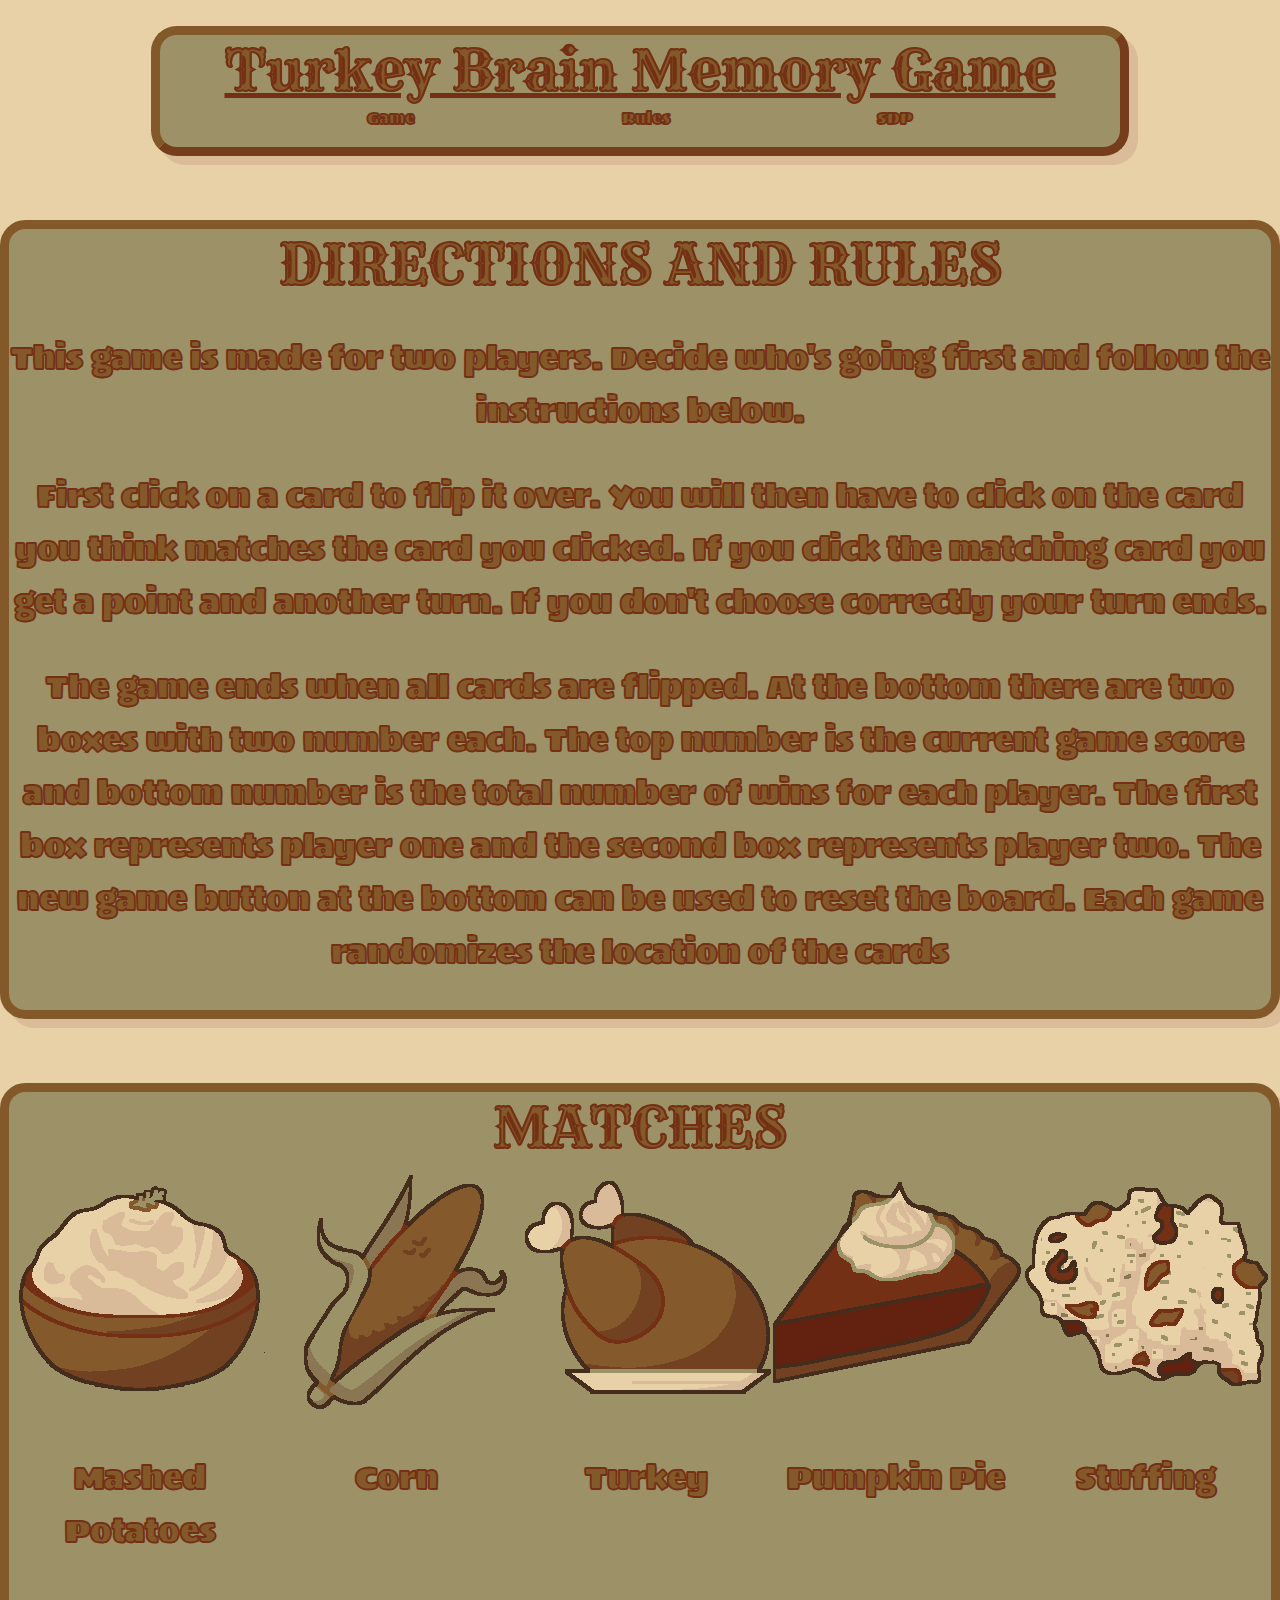
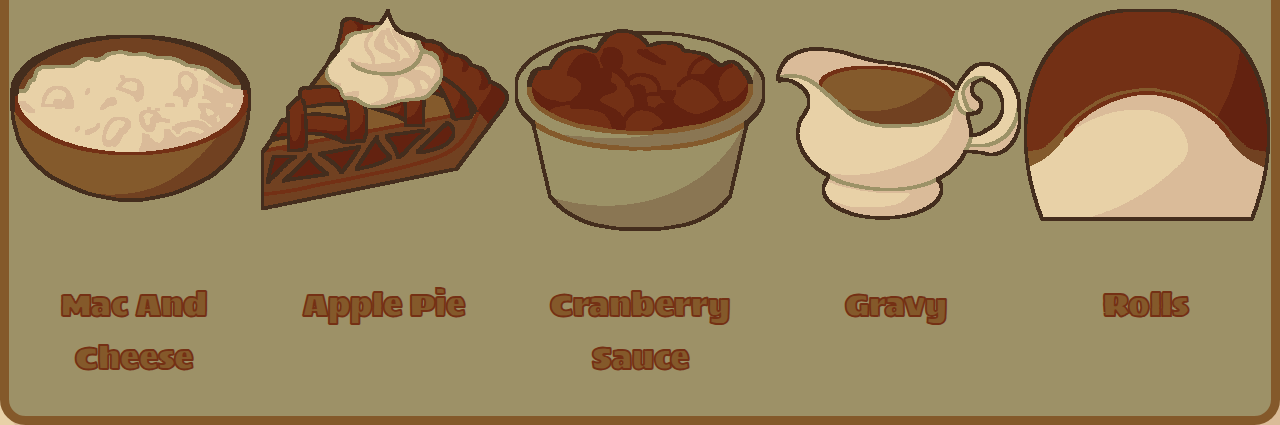
<file: pages/rules/rules.html>
<!DOCTYPE html>
<html>
  <head>
    <title>Turkey Brain Memory Game</title>
    <link rel="stylesheet" href="rules.css">
    <link rel="stylesheet" href="../common/common.css">
    <link rel="preconnect" href="https://fonts.googleapis.com">
    <link rel="preconnect" href="https://fonts.gstatic.com" crossorigin>
    <link href="https://fonts.googleapis.com/css2?family=Rye&family=Sigmar&display=swap" rel="stylesheet">
  </head>
  <body>
    <header>
      <div id="heading">
        <h1>Turkey Brain Memory Game</h1>
      </div>
      <nav>
        <a href="../../index.html">Game</a>
        <a href="rules.html">Rules</a>
        <a href="../SDP/U2_L13_SDP.html">SDP</a>
      </nav>
    </header>
    <main>
      <section>
        <h2>DIRECTIONS AND RULES</h2>
        <p>This game is made for two players. Decide who's going first and follow the instructions below.</p>
        <p>First click on a card to flip it over. You will then have to click on the card you think matches the card you clicked. If you click the matching card you get a point and another turn. If you don't choose correctly your turn ends.</p>
        <p>The game ends when all cards are flipped. At the bottom there are two boxes with two number each. The top number is the current game score and bottom number is the total number of wins for each player. The first box represents player one and the second box represents player two. The new game button at the bottom can be used to reset the board. Each game randomizes the location of the cards</p>
      </section>
      <section>
        <h2>MATCHES</h2>
        <div class="row">
            <div class="matchBox">
                <img src="../../resources/common/food1.png">
                <p>Mashed Potatoes</p>
            </div>
            <div class="matchBox">
                <img src="../../resources/common/food2.png">
                <p>Corn</p>
            </div>
            <div class="matchBox">
                <img src="../../resources/common/food3.png">
                <p>Turkey</p>
            </div>
            <div class="matchBox">
                <img src="../../resources/common/food4.png">
                <p>Pumpkin Pie</p>
            </div>
            <div class="matchBox">
                <img src="../../resources/common/food5.png">
                <p>Stuffing</p>
            </div>
        </div>
        <div class="row">
            <div class="matchBox">
                <img src="../../resources/common/food6.png">
                <p>Mac And Cheese</p>
            </div>
            <div class="matchBox">
                <img src="../../resources/common/food7.png">
                <p>Apple Pie</p>
            </div>
            <div class="matchBox">
                <img src="../../resources/common/food8.png">
                <p>Cranberry Sauce</p>
            </div>
            <div class="matchBox">
                <img src="../../resources/common/food9.png">
                <p>Gravy</p>
            </div>
            <div class="matchBox">
                <img src="../../resources/common/food10.png">
                <p>Rolls</p>
            </div>
        </div>
      </section>
    </main>
  </body>
</html>
</file>
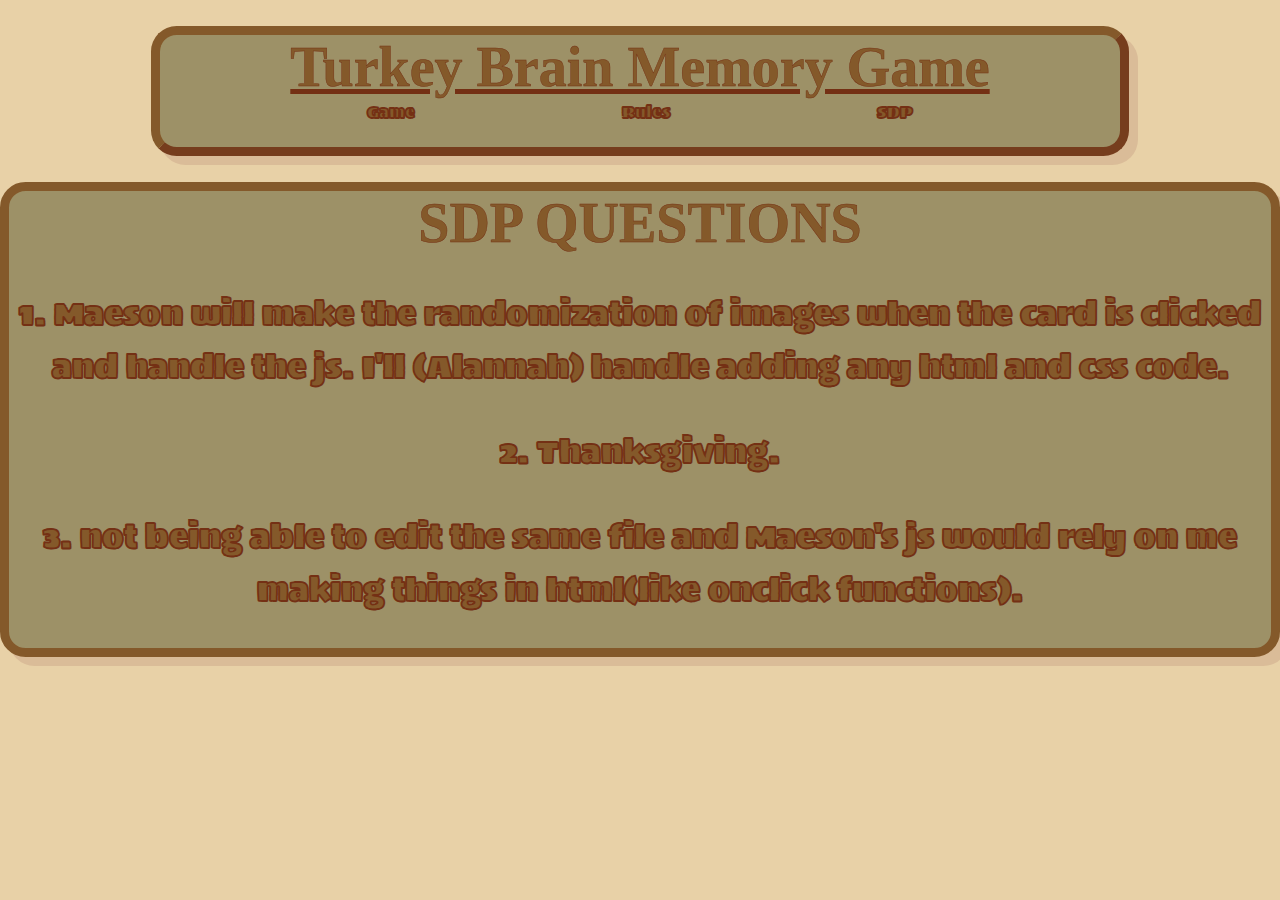
<file: pages/SDP/U2_L13_SDP.html>
<!DOCTYPE html>
<html>
  <head>
    <title>Turkey Brain Memory Game</title>
    <link rel="stylesheet" href="U2_Lab13_SDP.css">
    <link rel="stylesheet" href="../common/common.css">
    <link rel="preconnect" href="https://fonts.googleapis.com">
    <link rel="preconnect" href="https://fonts.gstatic.com" crossorigin>
    <link href="https://fonts.googleapis.com/css2?family=Joti+One&family=Sigmar&display=swap" rel="stylesheet">
  </head>
  <body>
    <header>
      <div id="heading">
        <h1>Turkey Brain Memory Game</h1>
      </div>
      <nav>
        <a href="../../index.html">Game</a>
        <a href=">../../rules/rules.html">Rules</a>
        <a href="U2_L13_SDP.html">SDP</a>
      </nav>
    </header>
    <main>
      <section>
        <h2>SDP QUESTIONS</h2>
        <p>1. Maeson will make the randomization of images when the card is clicked and handle the js. I'll (Alannah) handle adding any html and css code.</p>
        <p>2. Thanksgiving.</p>
        <p>3. not being able to edit the same file and Maeson's js would rely on me making things in html(like onclick functions).</p>
      </section>
    </main>
  </body>
</html>
</file>
<file: pages/rules/rules.css>
section{
    background-color: #9d9167;
    border-radius: 2vw;
    border: solid 1vh #84592a;
    box-shadow: 1vh 1vh #dabc98;
    margin-top: 5vw;
}

p, h2{
    color: #84592a;
}

h2{
    -webkit-text-stroke: 0.05vh #743014;
}

p{
    -webkit-text-stroke: 0.2vh #743014;
    font-size: 200%;
}

.row{
    display: flex;
    flex-direction: row;
    justify-content: space-between;
}

img{
    size: 75%;
}
</file>
<file: pages/common/common.css>
*{
    font-family: Sigmar;
    text-align: center;
}


header{
    margin: 2vw 0;
    display: flex;
    justify-self: center;
    flex-direction: column;
    background-color: #9d9167;
    width: 75vw ;
    height: 12.5vh;
    border-radius: 2vw;
    border: solid 1vh;
    border-color: #84592a #763d1d #763d1d #84592a;
    box-shadow: 1vh 1vh #dabc98;
}

body{
    background-color: #e8d1a7;
}

h1{
    color: #84592a;
    -webkit-text-stroke: 0.05vh #743014;
    text-decoration: underline;
}

h1,h2{
    font-family: Rye;
    font-size: 350%;
    margin: 0;
}

a{
    color: #84592a;
    text-decoration: none;
    -webkit-text-stroke: 0.2vh #743014;
}

a:hover{
    color: #743014;
    -webkit-text-stroke: 0.2vh #433021;
}

main, body, a{
    margin: 0;
}

nav{
    display: flex;
    justify-content: space-evenly;
}
</file>
<file: pages/SDP/U2_Lab13_SDP.css>
main{
    background-color: #9d9167;
    border-radius: 2vw;
    border: solid 1vh #84592a;
    box-shadow: 1vh 1vh #dabc98;
}

p, h2{
    color: #84592a;
}

h2{
    -webkit-text-stroke: 0.05vh #743014;
}

p{
    -webkit-text-stroke: 0.2vh #743014;
    font-size: 200%;
}
</file>
